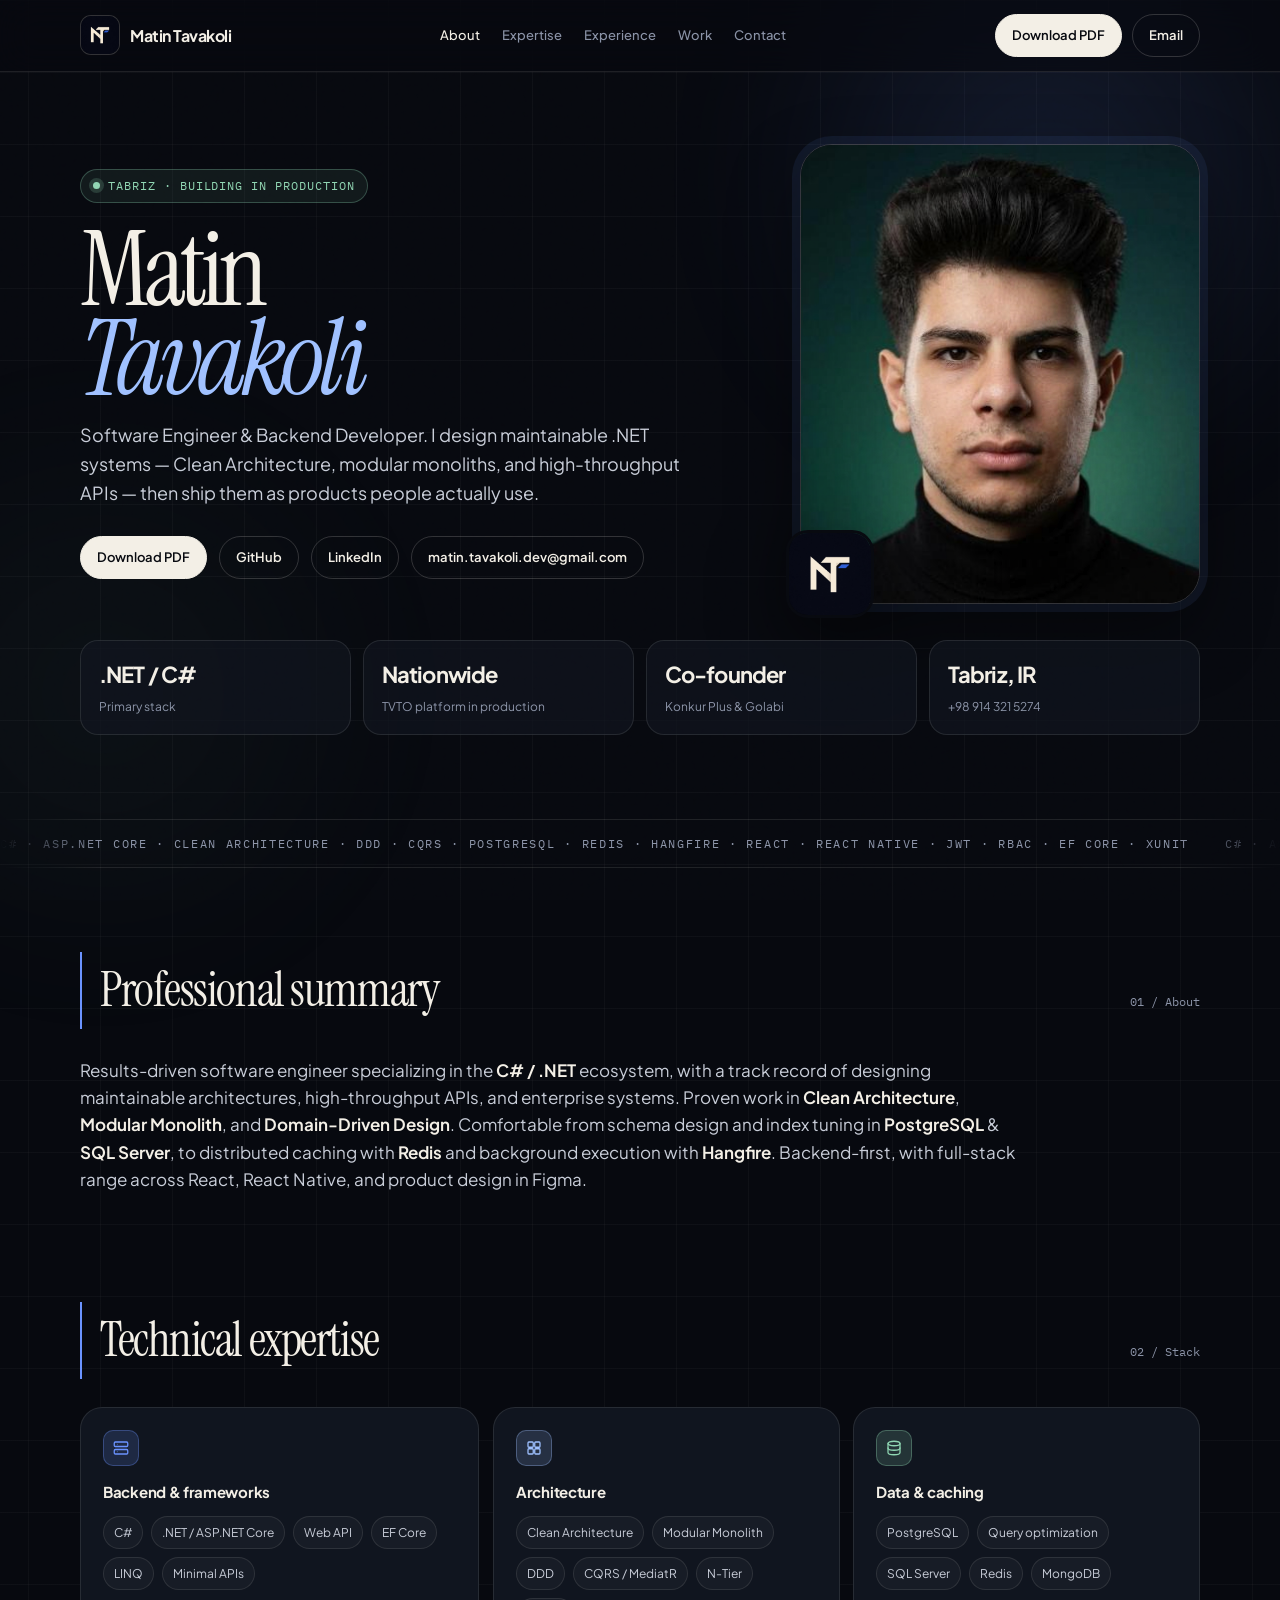
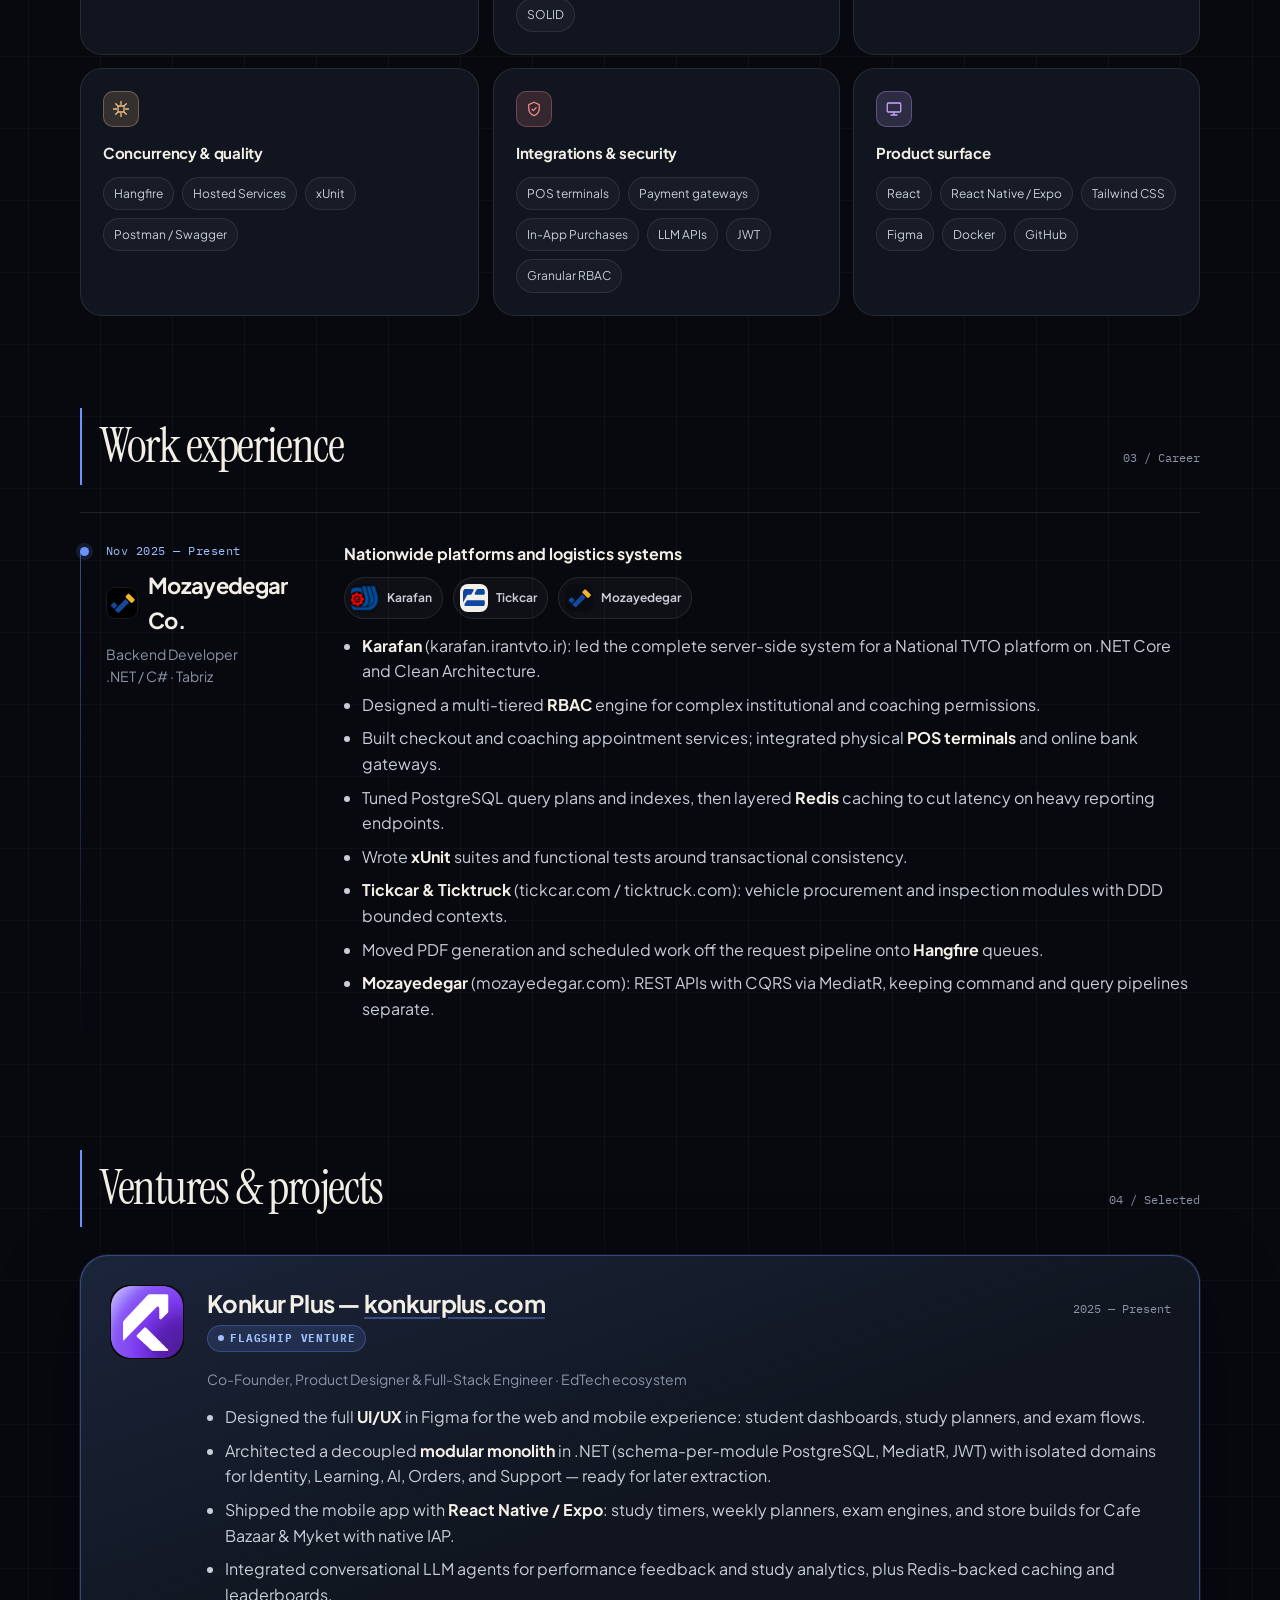
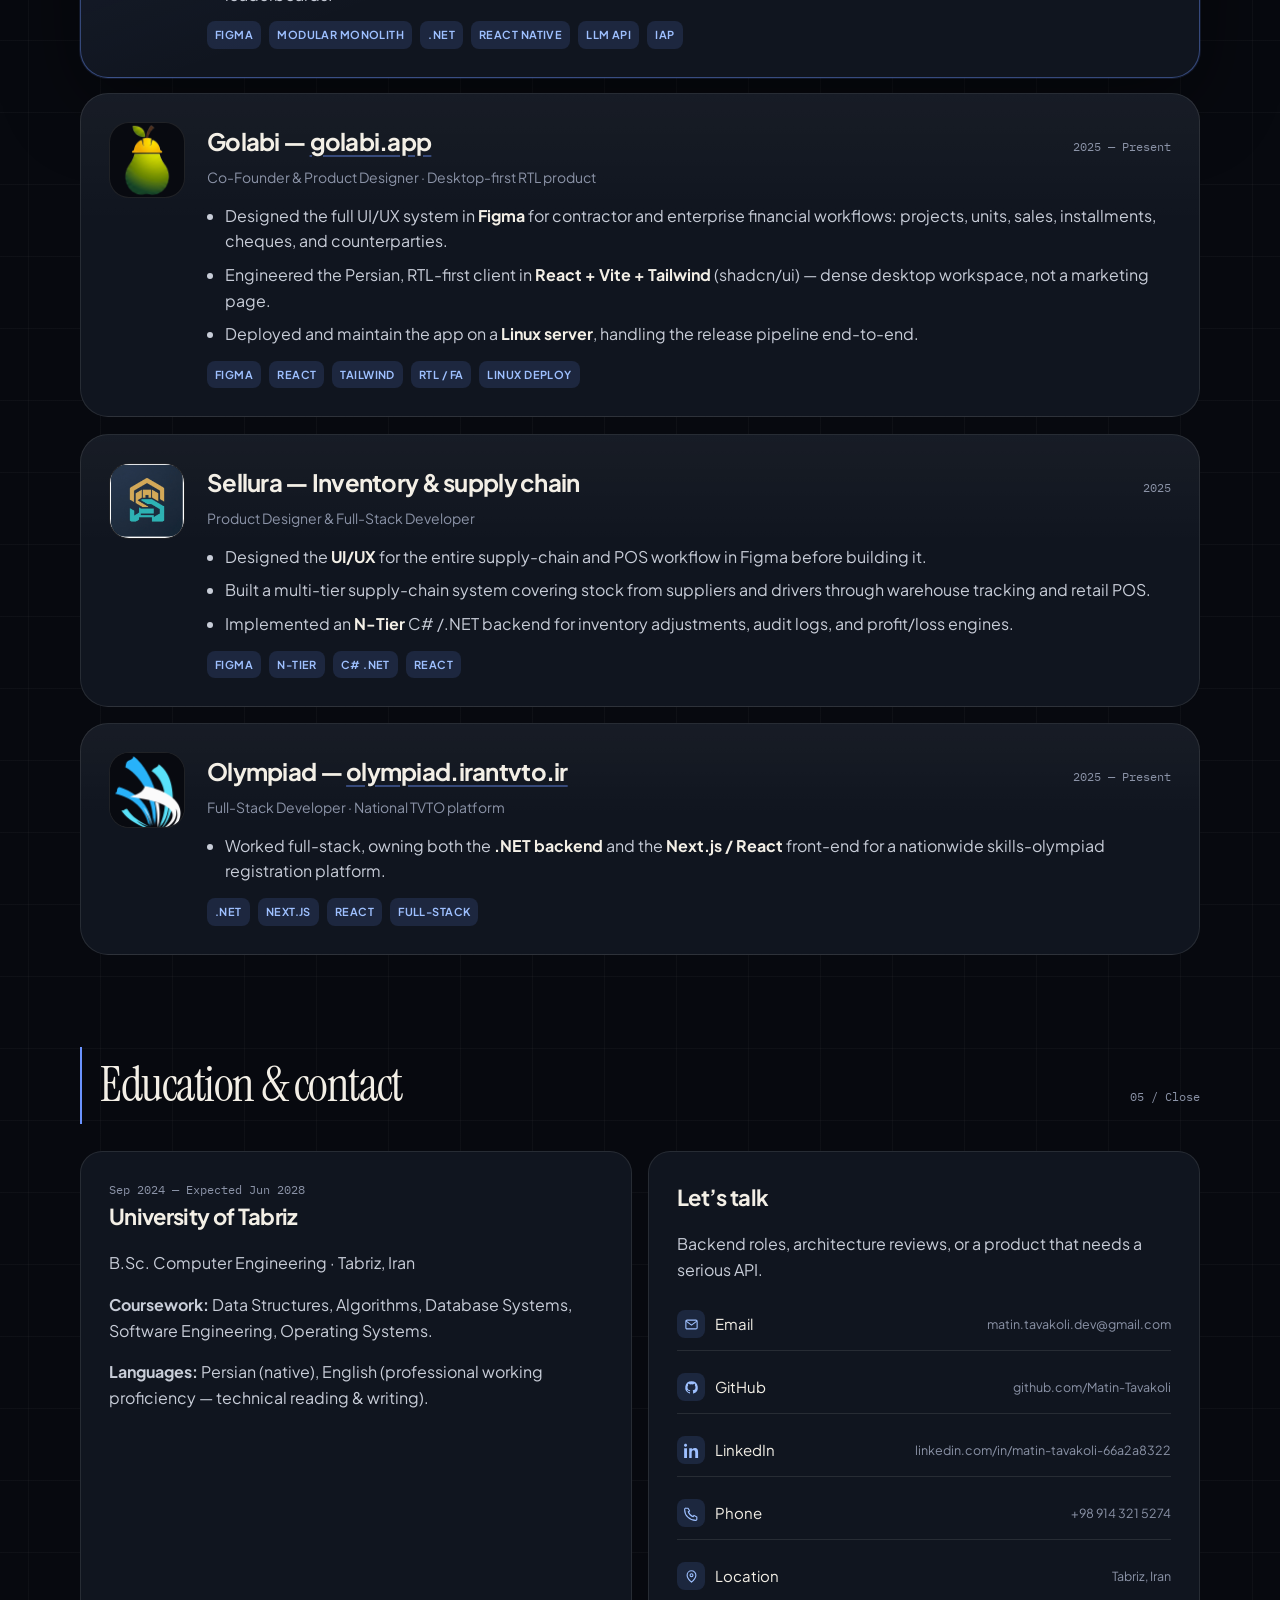
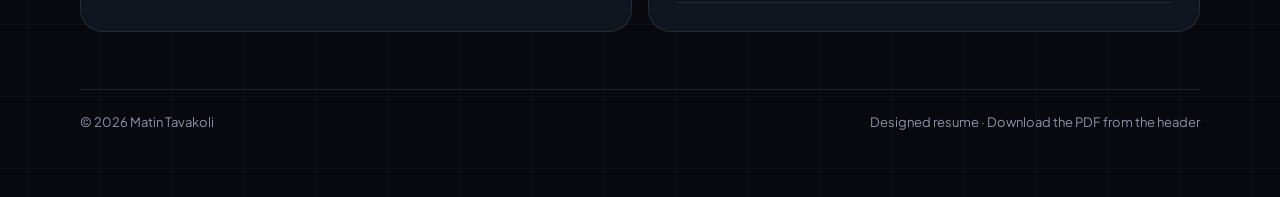
<file: index.html>
<!DOCTYPE html>
<html lang="en">
<head>
  <meta charset="UTF-8">
  <meta name="viewport" content="width=device-width, initial-scale=1">
  <title>Matin Tavakoli — Software Engineer</title>
  <meta name="description" content="Matin Tavakoli is a software engineer specializing in C# / .NET backends, Clean Architecture, and product-minded systems. Tabriz, Iran.">
  <meta name="theme-color" content="#07090f">
  <meta property="og:title" content="Matin Tavakoli — Software Engineer">
  <meta property="og:description" content="Backend developer (.NET / C#) building nationwide platforms, EdTech, and operational software.">
  <meta property="og:type" content="website">
  <meta property="og:url" content="https://matin-tavakoli.github.io/">
  <link rel="canonical" href="https://matin-tavakoli.github.io/">
  <meta property="og:image" content="https://matin-tavakoli.github.io/assets/photo.jpg">
  <link rel="icon" href="./favicon.svg" type="image/svg+xml">
  <link rel="apple-touch-icon" href="./assets/logo-mark.png">
  <link rel="preconnect" href="https://fonts.googleapis.com">
  <link rel="preconnect" href="https://fonts.gstatic.com" crossorigin>
  <link href="https://fonts.googleapis.com/css2?family=IBM+Plex+Mono:wght@400;500&family=Instrument+Serif:ital@0;1&family=Plus+Jakarta+Sans:wght@400;500;600;700;800&display=swap" rel="stylesheet">
  <link rel="stylesheet" href="./styles.css?v=4">
</head>
<body>
  <div class="grain" aria-hidden="true"></div>
  <div class="orb" aria-hidden="true"></div>
  <div class="orb orb-2" aria-hidden="true"></div>

  <header class="nav">
    <div class="wrap">
      <a class="brand" href="#top">
        <img class="brand-logo" src="./assets/logo-mark.png" width="40" height="40" alt="MT logo">
        Matin Tavakoli
      </a>
      <nav class="nav-links" aria-label="Primary">
        <a href="#about">About</a>
        <a href="#expertise">Expertise</a>
        <a href="#experience">Experience</a>
        <a href="#work">Work</a>
        <a href="#contact">Contact</a>
      </nav>
      <div class="nav-cta">
        <a class="btn btn-fill" href="./Matin-Tavakoli-Resume.pdf" download="Matin-Tavakoli-Resume.pdf">Download PDF</a>
        <a class="btn" href="mailto:matin.tavakoli.dev@gmail.com">Email</a>
        <button class="menu-btn" type="button" aria-label="Open menu" aria-expanded="false">☰</button>
      </div>
    </div>
  </header>

  <main id="top">
    <section class="hero wrap">
      <div class="hero-grid">
        <div class="hero-copy">
          <div class="kicker reveal">Tabriz · Building in production</div>
          <h1 class="reveal">Matin<br><em>Tavakoli</em></h1>
          <p class="lede reveal">
            Software Engineer &amp; Backend Developer. I design maintainable .NET systems —
            Clean Architecture, modular monoliths, and high-throughput APIs — then ship them
            as products people actually use.
          </p>
          <div class="hero-actions reveal">
            <a class="btn btn-fill" href="./Matin-Tavakoli-Resume.pdf" download="Matin-Tavakoli-Resume.pdf">Download PDF</a>
            <a class="btn" href="https://github.com/Matin-Tavakoli/" target="_blank" rel="noreferrer">GitHub</a>
            <a class="btn" href="https://www.linkedin.com/in/matin-tavakoli-66a2a8322" target="_blank" rel="noreferrer">LinkedIn</a>
            <a class="btn" href="mailto:matin.tavakoli.dev@gmail.com">matin.tavakoli.dev@gmail.com</a>
          </div>
        </div>
        <figure class="portrait reveal">
          <img class="portrait-photo" src="./assets/photo.jpg" width="460" height="460" alt="Portrait of Matin Tavakoli">
          <img class="portrait-mark" src="./assets/logo-mark.png" width="88" height="88" alt="">
        </figure>
      </div>
      <div class="meta-row">
        <div class="meta reveal"><b>.NET / C#</b><span>Primary stack</span></div>
        <div class="meta reveal"><b>Nationwide</b><span>TVTO platform in production</span></div>
        <div class="meta reveal"><b>Co-founder</b><span>Konkur Plus &amp; Golabi</span></div>
        <div class="meta reveal"><b>Tabriz, IR</b><span>+98 914 321 5274</span></div>
      </div>
    </section>

    <div class="marquee" aria-hidden="true">
      <div class="marquee-track">
        <span>C# · ASP.NET Core · Clean Architecture · DDD · CQRS · PostgreSQL · Redis · Hangfire · React · React Native · JWT · RBAC · EF Core · xUnit</span>
        <span>C# · ASP.NET Core · Clean Architecture · DDD · CQRS · PostgreSQL · Redis · Hangfire · React · React Native · JWT · RBAC · EF Core · xUnit</span>
      </div>
    </div>

    <section id="about">
      <div class="wrap">
        <div class="section-head">
          <h2>Professional summary</h2>
          <span class="idx">01 / About</span>
        </div>
        <p class="prose">
          Results-driven software engineer specializing in the <strong>C# / .NET</strong> ecosystem,
          with a track record of designing maintainable architectures, high-throughput APIs, and
          enterprise systems. Proven work in <strong>Clean Architecture</strong>,
          <strong>Modular Monolith</strong>, and <strong>Domain-Driven Design</strong>.
          Comfortable from schema design and index tuning in <strong>PostgreSQL</strong> &amp;
          <strong>SQL Server</strong>, to distributed caching with <strong>Redis</strong> and
          background execution with <strong>Hangfire</strong>. Backend-first, with full-stack
          range across React, React Native, and product design in Figma.
        </p>
      </div>
    </section>

    <section id="expertise">
      <div class="wrap">
        <div class="section-head">
          <h2>Technical expertise</h2>
          <span class="idx">02 / Stack</span>
        </div>
        <div class="skill-grid">
          <article class="skill-card">
            <div class="skill-icon" aria-hidden="true">
              <svg viewBox="0 0 24 24"><rect x="3" y="4" width="18" height="6" rx="1.5"/><rect x="3" y="14" width="18" height="6" rx="1.5"/><circle cx="7" cy="7" r=".6" fill="currentColor" stroke="none"/><circle cx="7" cy="17" r=".6" fill="currentColor" stroke="none"/></svg>
            </div>
            <h3>Backend &amp; frameworks</h3>
            <div class="chips">
              <span class="chip">C#</span>
              <span class="chip">.NET / ASP.NET Core</span>
              <span class="chip">Web API</span>
              <span class="chip">EF Core</span>
              <span class="chip">LINQ</span>
              <span class="chip">Minimal APIs</span>
            </div>
          </article>
          <article class="skill-card">
            <div class="skill-icon" aria-hidden="true">
              <svg viewBox="0 0 24 24"><rect x="4" y="4" width="7" height="7" rx="1.2"/><rect x="13" y="4" width="7" height="7" rx="1.2"/><rect x="4" y="13" width="7" height="7" rx="1.2"/><rect x="13" y="13" width="7" height="7" rx="1.2"/></svg>
            </div>
            <h3>Architecture</h3>
            <div class="chips">
              <span class="chip">Clean Architecture</span>
              <span class="chip">Modular Monolith</span>
              <span class="chip">DDD</span>
              <span class="chip">CQRS / MediatR</span>
              <span class="chip">N-Tier</span>
              <span class="chip">SOLID</span>
            </div>
          </article>
          <article class="skill-card">
            <div class="skill-icon" aria-hidden="true">
              <svg viewBox="0 0 24 24"><ellipse cx="12" cy="6" rx="8" ry="3"/><path d="M4 6v6c0 1.66 3.58 3 8 3s8-1.34 8-3V6"/><path d="M4 12v6c0 1.66 3.58 3 8 3s8-1.34 8-3v-6"/></svg>
            </div>
            <h3>Data &amp; caching</h3>
            <div class="chips">
              <span class="chip">PostgreSQL</span>
              <span class="chip">Query optimization</span>
              <span class="chip">SQL Server</span>
              <span class="chip">Redis</span>
              <span class="chip">MongoDB</span>
            </div>
          </article>
          <article class="skill-card">
            <div class="skill-icon" aria-hidden="true">
              <svg viewBox="0 0 24 24"><rect x="8" y="8" width="8" height="8" rx="1.2"/><path d="M12 2v4M12 18v4M2 12h4M18 12h4M4.9 4.9l2.8 2.8M16.3 16.3l2.8 2.8M4.9 19.1l2.8-2.8M16.3 7.7l2.8-2.8"/></svg>
            </div>
            <h3>Concurrency &amp; quality</h3>
            <div class="chips">
              <span class="chip">Hangfire</span>
              <span class="chip">Hosted Services</span>
              <span class="chip">xUnit</span>
              <span class="chip">Postman / Swagger</span>
            </div>
          </article>
          <article class="skill-card">
            <div class="skill-icon" aria-hidden="true">
              <svg viewBox="0 0 24 24"><path d="M12 3l7 3.2v5.4c0 4.6-3 7.6-7 9.2-4-1.6-7-4.6-7-9.2V6.2L12 3Z"/><path d="M9.2 12.2l2 2 3.6-4"/></svg>
            </div>
            <h3>Integrations &amp; security</h3>
            <div class="chips">
              <span class="chip">POS terminals</span>
              <span class="chip">Payment gateways</span>
              <span class="chip">In-App Purchases</span>
              <span class="chip">LLM APIs</span>
              <span class="chip">JWT</span>
              <span class="chip">Granular RBAC</span>
            </div>
          </article>
          <article class="skill-card">
            <div class="skill-icon" aria-hidden="true">
              <svg viewBox="0 0 24 24"><rect x="3" y="4" width="18" height="12" rx="1.5"/><path d="M8 20h8M12 16v4"/></svg>
            </div>
            <h3>Product surface</h3>
            <div class="chips">
              <span class="chip">React</span>
              <span class="chip">React Native / Expo</span>
              <span class="chip">Tailwind CSS</span>
              <span class="chip">Figma</span>
              <span class="chip">Docker</span>
              <span class="chip">GitHub</span>
            </div>
          </article>
        </div>
      </div>
    </section>

    <section id="experience">
      <div class="wrap">
        <div class="section-head">
          <h2>Work experience</h2>
          <span class="idx">03 / Career</span>
        </div>
        <article class="job">
          <div class="job-meta">
            <div class="when">Nov 2025 — Present</div>
            <h3><img class="co-logo" src="./assets/projects/mozayedegar-icon.png" width="32" height="32" alt=""> Mozayedegar Co.</h3>
            <p>Backend Developer<br>.NET / C# · Tabriz</p>
          </div>
          <div class="job-body">
            <h4>Nationwide platforms and logistics systems</h4>
            <div class="shipped">
              <a href="https://karafan.irantvto.ir" target="_blank" rel="noreferrer">
                <img src="./assets/projects/karafan-icon.png" alt=""> Karafan
              </a>
              <a href="https://tickcar.com" target="_blank" rel="noreferrer">
                <img class="pad" src="./assets/projects/tickcar-mark.svg" alt=""> Tickcar
              </a>
              <a href="https://mozayedegar.com" target="_blank" rel="noreferrer">
                <img src="./assets/projects/mozayedegar-icon.png" alt=""> Mozayedegar
              </a>
            </div>
            <ul>
              <li><strong>Karafan</strong> (<a href="https://karafan.irantvto.ir" target="_blank" rel="noreferrer">karafan.irantvto.ir</a>): led the complete server-side system for a National TVTO platform on .NET Core and Clean Architecture.</li>
              <li>Designed a multi-tiered <strong>RBAC</strong> engine for complex institutional and coaching permissions.</li>
              <li>Built checkout and coaching appointment services; integrated physical <strong>POS terminals</strong> and online bank gateways.</li>
              <li>Tuned PostgreSQL query plans and indexes, then layered <strong>Redis</strong> caching to cut latency on heavy reporting endpoints.</li>
              <li>Wrote <strong>xUnit</strong> suites and functional tests around transactional consistency.</li>
              <li><strong>Tickcar &amp; Ticktruck</strong> (<a href="https://tickcar.com" target="_blank" rel="noreferrer">tickcar.com</a> / <a href="https://ticktruck.com" target="_blank" rel="noreferrer">ticktruck.com</a>): vehicle procurement and inspection modules with DDD bounded contexts.</li>
              <li>Moved PDF generation and scheduled work off the request pipeline onto <strong>Hangfire</strong> queues.</li>
              <li><strong>Mozayedegar</strong> (<a href="https://mozayedegar.com" target="_blank" rel="noreferrer">mozayedegar.com</a>): REST APIs with CQRS via MediatR, keeping command and query pipelines separate.</li>
            </ul>
          </div>
        </article>
      </div>
    </section>

    <section id="work">
      <div class="wrap">
        <div class="section-head">
          <h2>Ventures &amp; projects</h2>
          <span class="idx">04 / Selected</span>
        </div>
        <div class="projects">
          <article class="card featured">
            <div class="brand-mark">
              <img src="./assets/projects/konkurplus-mark.png" width="76" height="76" alt="Konkur Plus logo">
            </div>
            <div>
              <div class="card-top">
                <h3>Konkur Plus — <a href="https://konkurplus.com" target="_blank" rel="noreferrer">konkurplus.com</a></h3>
                <span class="when-sm">2025 — Present</span>
              </div>
              <span class="flagship">Flagship venture</span>
              <p class="role">Co-Founder, Product Designer &amp; Full-Stack Engineer · EdTech ecosystem</p>
              <ul>
                <li>Designed the full <strong>UI/UX</strong> in Figma for the web and mobile experience: student dashboards, study planners, and exam flows.</li>
                <li>Architected a decoupled <strong>modular monolith</strong> in .NET (schema-per-module PostgreSQL, MediatR, JWT) with isolated domains for Identity, Learning, AI, Orders, and Support — ready for later extraction.</li>
                <li>Shipped the mobile app with <strong>React Native / Expo</strong>: study timers, weekly planners, exam engines, and store builds for Cafe Bazaar &amp; Myket with native IAP.</li>
                <li>Integrated conversational LLM agents for performance feedback and study analytics, plus Redis-backed caching and leaderboards.</li>
              </ul>
              <div class="tags">
                <span class="tag">Figma</span>
                <span class="tag">Modular Monolith</span>
                <span class="tag">.NET</span>
                <span class="tag">React Native</span>
                <span class="tag">LLM API</span>
                <span class="tag">IAP</span>
              </div>
            </div>
          </article>

          <article class="card">
            <div class="brand-mark">
              <img src="./assets/projects/golabi-mark.png" width="76" height="76" alt="Golabi logo">
            </div>
            <div>
              <div class="card-top">
                <h3>Golabi — <a href="https://golabi.app" target="_blank" rel="noreferrer">golabi.app</a></h3>
                <span class="when-sm">2025 — Present</span>
              </div>
              <p class="role">Co-Founder &amp; Product Designer · Desktop-first RTL product</p>
              <ul>
                <li>Designed the full UI/UX system in <strong>Figma</strong> for contractor and enterprise financial workflows: projects, units, sales, installments, cheques, and counterparties.</li>
                <li>Engineered the Persian, RTL-first client in <strong>React + Vite + Tailwind</strong> (shadcn/ui) — dense desktop workspace, not a marketing page.</li>
                <li>Deployed and maintain the app on a <strong>Linux server</strong>, handling the release pipeline end-to-end.</li>
              </ul>
              <div class="tags">
                <span class="tag">Figma</span>
                <span class="tag">React</span>
                <span class="tag">Tailwind</span>
                <span class="tag">RTL / FA</span>
                <span class="tag">Linux Deploy</span>
              </div>
            </div>
          </article>

          <article class="card">
            <div class="brand-mark">
              <img src="./assets/projects/sellura.png" width="76" height="76" alt="Sellura logo">
            </div>
            <div>
              <div class="card-top">
                <h3>Sellura — Inventory &amp; supply chain</h3>
                <span class="when-sm">2025</span>
              </div>
              <p class="role">Product Designer &amp; Full-Stack Developer</p>
              <ul>
                <li>Designed the <strong>UI/UX</strong> for the entire supply-chain and POS workflow in Figma before building it.</li>
                <li>Built a multi-tier supply-chain system covering stock from suppliers and drivers through warehouse tracking and retail POS.</li>
                <li>Implemented an <strong>N-Tier</strong> C# /.NET backend for inventory adjustments, audit logs, and profit/loss engines.</li>
              </ul>
              <div class="tags">
                <span class="tag">Figma</span>
                <span class="tag">N-Tier</span>
                <span class="tag">C# .NET</span>
                <span class="tag">React</span>
              </div>
            </div>
          </article>

          <article class="card">
            <div class="brand-mark">
              <img src="./assets/projects/olympiad-mark.png" width="76" height="76" alt="Olympiad logo">
            </div>
            <div>
              <div class="card-top">
                <h3>Olympiad — <a href="https://olympiad.irantvto.ir/" target="_blank" rel="noreferrer">olympiad.irantvto.ir</a></h3>
                <span class="when-sm">2025 — Present</span>
              </div>
              <p class="role">Full-Stack Developer · National TVTO platform</p>
              <ul>
                <li>Worked full-stack, owning both the <strong>.NET backend</strong> and the <strong>Next.js / React</strong> front-end for a nationwide skills-olympiad registration platform.</li>
              </ul>
              <div class="tags">
                <span class="tag">.NET</span>
                <span class="tag">Next.js</span>
                <span class="tag">React</span>
                <span class="tag">Full-Stack</span>
              </div>
            </div>
          </article>
        </div>
      </div>
    </section>

    <section id="contact">
      <div class="wrap">
        <div class="section-head">
          <h2>Education &amp; contact</h2>
          <span class="idx">05 / Close</span>
        </div>
        <div class="split">
          <article class="panel">
            <div class="when-sm">Sep 2024 — Expected Jun 2028</div>
            <h3>University of Tabriz</h3>
            <p>B.Sc. Computer Engineering · Tabriz, Iran</p>
            <p><strong>Coursework:</strong> Data Structures, Algorithms, Database Systems, Software Engineering, Operating Systems.</p>
            <p><strong>Languages:</strong> Persian (native), English (professional working proficiency — technical reading &amp; writing).</p>
          </article>
          <article class="panel">
            <h3>Let’s talk</h3>
            <p>Backend roles, architecture reviews, or a product that needs a serious API.</p>
            <div class="contact-list">
              <a href="mailto:matin.tavakoli.dev@gmail.com">
                <span class="label">
                  <span class="ico" aria-hidden="true">
                    <svg viewBox="0 0 24 24" fill="none" stroke="currentColor" stroke-width="1.8" stroke-linecap="round" stroke-linejoin="round"><rect x="3" y="5" width="18" height="14" rx="2"/><path d="m4 7 8 6 8-6"/></svg>
                  </span>
                  Email
                </span>
                <small>matin.tavakoli.dev@gmail.com</small>
              </a>
              <a href="https://github.com/Matin-Tavakoli/" target="_blank" rel="noreferrer">
                <span class="label">
                  <span class="ico" aria-hidden="true">
                    <svg viewBox="0 0 24 24" fill="currentColor"><path d="M12 2a10 10 0 0 0-3.16 19.49c.5.09.68-.22.68-.48v-1.7c-2.78.6-3.37-1.34-3.37-1.34-.46-1.16-1.11-1.47-1.11-1.47-.9-.62.07-.6.07-.6 1 .07 1.53 1.03 1.53 1.03.89 1.52 2.34 1.08 2.91.83.09-.65.35-1.08.63-1.33-2.22-.25-4.56-1.11-4.56-4.93 0-1.09.39-1.98 1.03-2.68-.1-.25-.45-1.27.1-2.64 0 0 .84-.27 2.75 1.03a9.56 9.56 0 0 1 5 0c1.91-1.3 2.75-1.03 2.75-1.03.55 1.37.2 2.39.1 2.64.64.7 1.03 1.59 1.03 2.68 0 3.83-2.34 4.68-4.57 4.93.36.31.68.92.68 1.85v2.75c0 .26.18.57.69.48A10 10 0 0 0 12 2Z"/></svg>
                  </span>
                  GitHub
                </span>
                <small>github.com/Matin-Tavakoli</small>
              </a>
              <a href="https://www.linkedin.com/in/matin-tavakoli-66a2a8322" target="_blank" rel="noreferrer">
                <span class="label">
                  <span class="ico" aria-hidden="true">
                    <svg viewBox="0 0 24 24" fill="currentColor"><path d="M4.98 3.5C4.98 4.88 3.86 6 2.5 6S0 4.88 0 3.5 1.12 1 2.5 1s2.48 1.12 2.48 2.5zM.22 8.25h4.56V24H.22V8.25zM8.34 8.25h4.37v2.14h.06c.61-1.16 2.1-2.38 4.32-2.38 4.62 0 5.47 3.04 5.47 7v8.99h-4.56v-8c0-1.9-.03-4.35-2.65-4.35-2.65 0-3.06 2.07-3.06 4.21V24H8.34V8.25z"/></svg>
                  </span>
                  LinkedIn
                </span>
                <small>linkedin.com/in/matin-tavakoli-66a2a8322</small>
              </a>
              <span>
                <span class="label">
                  <span class="ico" aria-hidden="true">
                    <svg viewBox="0 0 24 24" fill="none" stroke="currentColor" stroke-width="1.8" stroke-linecap="round" stroke-linejoin="round"><path d="M6.5 3.5 9 8l-2.2 1.3a13 13 0 0 0 7.9 7.9L16 15l4.5 2.5v3A2 2 0 0 1 18.6 23 17.6 17.6 0 0 1 1 5.4 2 2 0 0 1 3.5 3.5h3Z"/></svg>
                  </span>
                  Phone
                </span>
                <small>+98 914 321 5274</small>
              </span>
              <span>
                <span class="label">
                  <span class="ico" aria-hidden="true">
                    <svg viewBox="0 0 24 24" fill="none" stroke="currentColor" stroke-width="1.8" stroke-linecap="round" stroke-linejoin="round"><path d="M12 21s7-6.2 7-11.2a7 7 0 1 0-14 0C5 14.8 12 21 12 21Z"/><circle cx="12" cy="9.8" r="2.3"/></svg>
                  </span>
                  Location
                </span>
                <small>Tabriz, Iran</small>
              </span>
            </div>
          </article>
        </div>
      </div>
    </section>
  </main>

  <footer>
    <div class="wrap foot">
      <span>© <span id="year">2026</span> Matin Tavakoli</span>
      <span>Designed resume · Download the PDF from the header</span>
    </div>
  </footer>
  <script src="./app.js?v=4"></script>
</body>
</html>
</file>
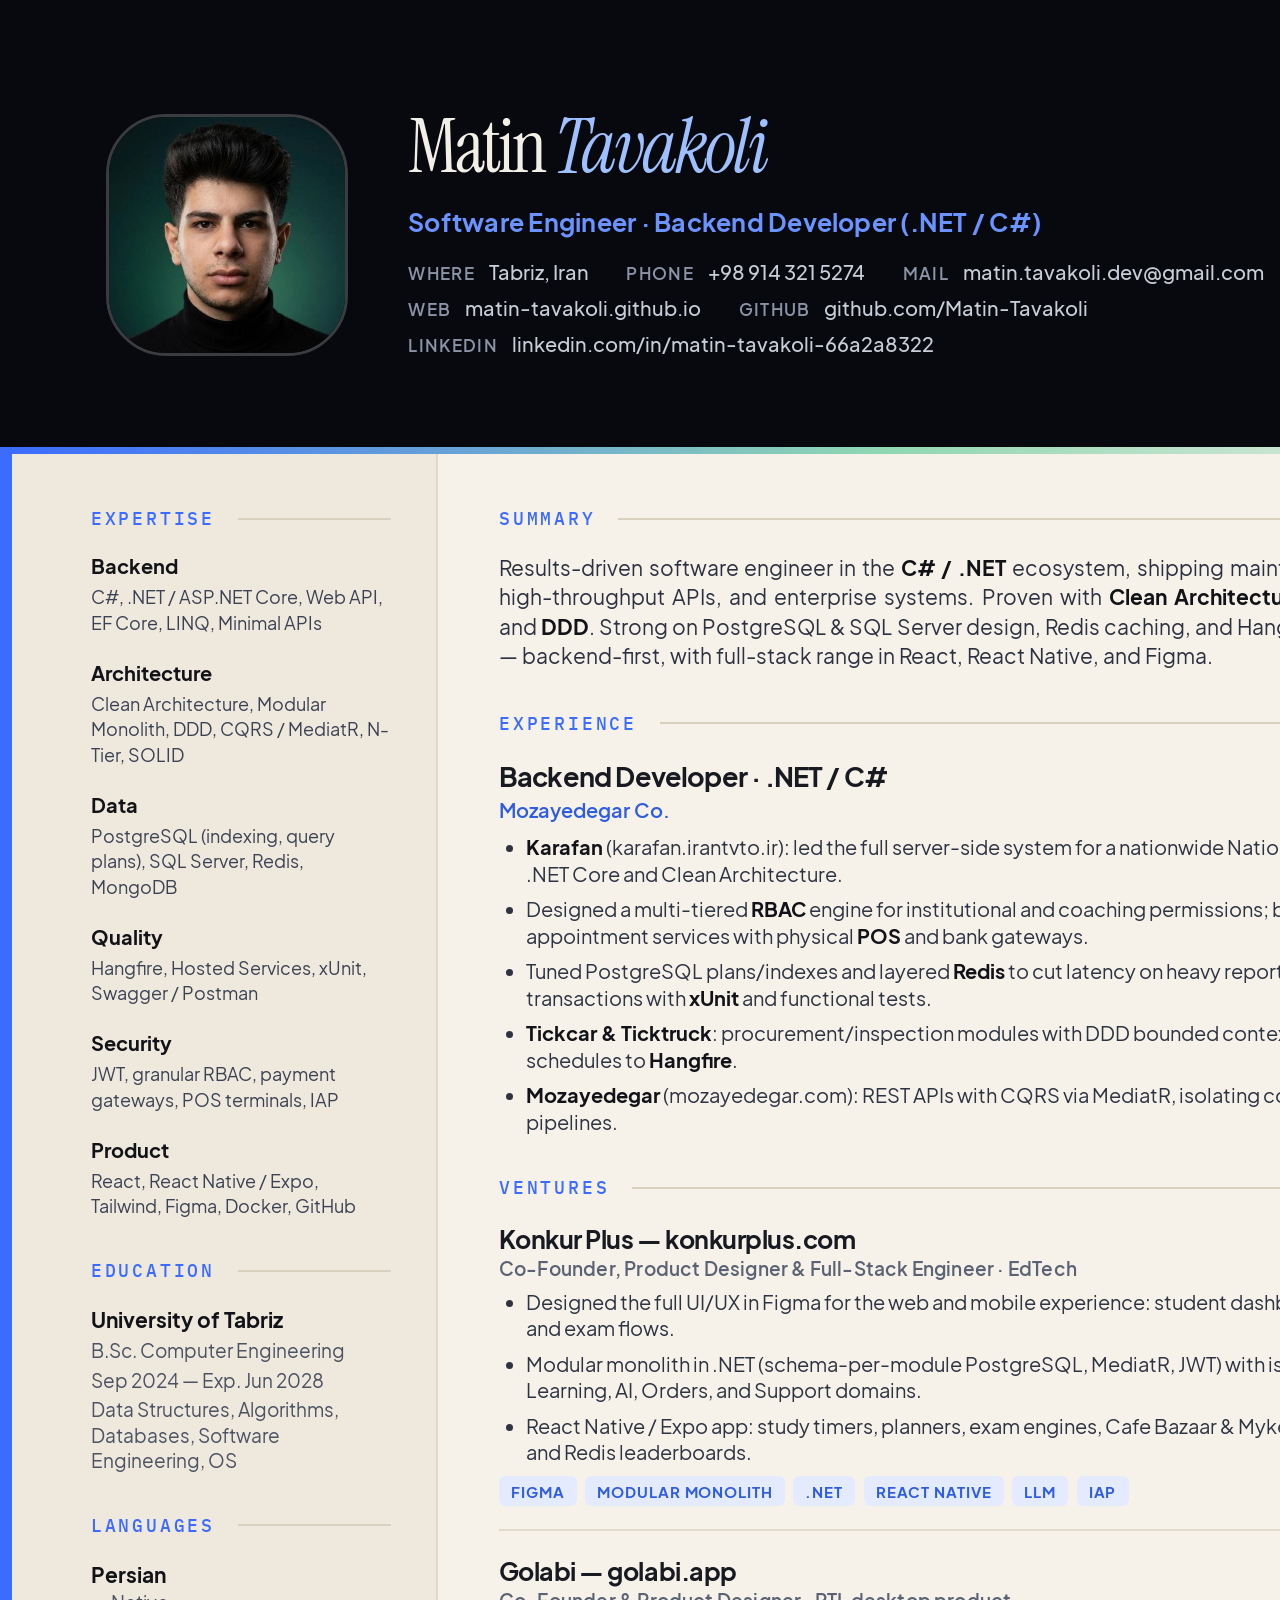
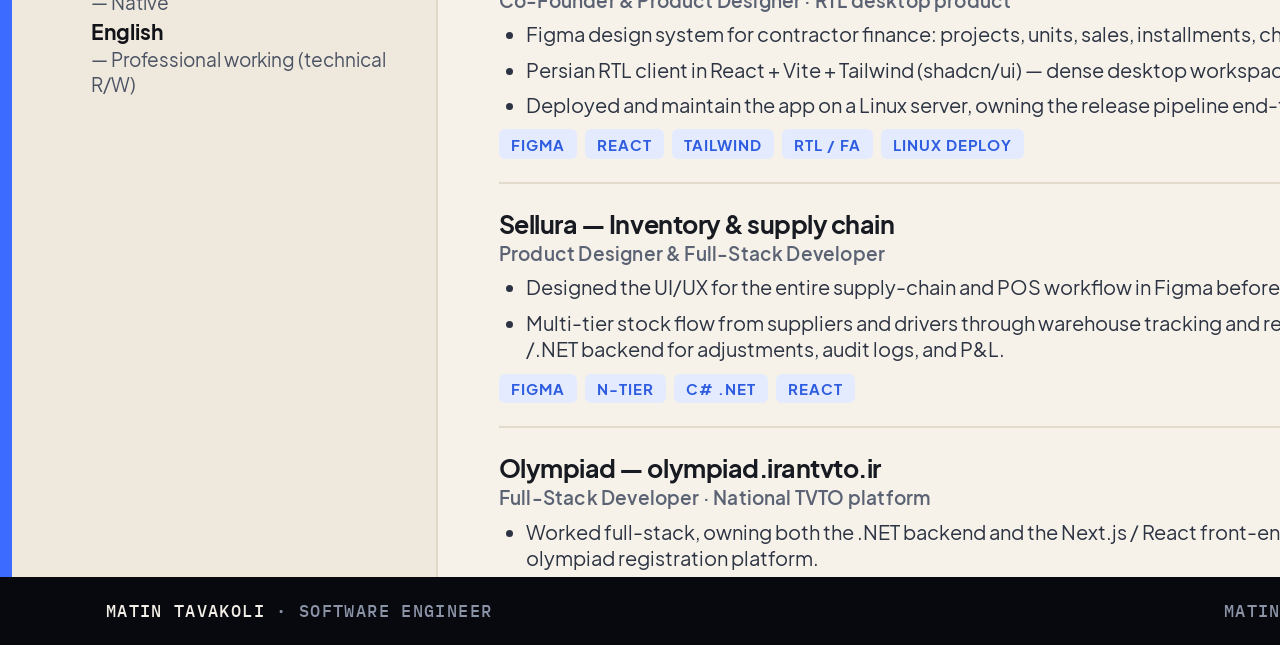
<file: pdf.html>
<!DOCTYPE html>
<html lang="en">
<head>
  <meta charset="UTF-8">
  <title>Matin Tavakoli — Resume</title>
  <style>
    @font-face {
      font-family: "Plus Jakarta Sans";
      src: url("./assets/fonts/PlusJakartaSans-Regular.ttf") format("truetype");
      font-weight: 400;
      font-style: normal;
    }
    @font-face {
      font-family: "Plus Jakarta Sans";
      src: url("./assets/fonts/PlusJakartaSans-Medium.ttf") format("truetype");
      font-weight: 500;
      font-style: normal;
    }
    @font-face {
      font-family: "Plus Jakarta Sans";
      src: url("./assets/fonts/PlusJakartaSans-SemiBold.ttf") format("truetype");
      font-weight: 600;
      font-style: normal;
    }
    @font-face {
      font-family: "Plus Jakarta Sans";
      src: url("./assets/fonts/PlusJakartaSans-Bold.ttf") format("truetype");
      font-weight: 700;
      font-style: normal;
    }
    @font-face {
      font-family: "Instrument Serif";
      src: url("./assets/fonts/InstrumentSerif-Regular.ttf") format("truetype");
      font-weight: 400;
      font-style: normal;
    }
    @font-face {
      font-family: "Instrument Serif";
      src: url("./assets/fonts/InstrumentSerif-Italic.ttf") format("truetype");
      font-weight: 400;
      font-style: italic;
    }
    @font-face {
      font-family: "IBM Plex Mono";
      src: url("./assets/fonts/IBMPlexMono-Medium.ttf") format("truetype");
      font-weight: 500;
      font-style: normal;
    }
    @page { size: A4; margin: 0; }
    @media screen {
      html { zoom: 2; }
    }
    * { box-sizing: border-box; -webkit-print-color-adjust: exact; print-color-adjust: exact; }
    html, body {
      margin: 0;
      padding: 0;
      background: #fff;
      color: #171a21;
      font-family: "Plus Jakarta Sans", "Segoe UI", sans-serif;
    }
    .sheet {
      width: 210mm;
      height: 297mm;
      overflow: hidden;
      background: #f6f2ea;
      position: relative;
    }
    .sheet::before {
      content: "";
      position: absolute;
      left: 0; top: 0; bottom: 0;
      width: 6px;
      background: #3b6bff;
    }

    /* HEADER */
    .mast {
      background: #07090f;
      color: #f3efe6;
      padding: 15mm 12mm 13mm 14mm;
      display: grid;
      grid-template-columns: 32mm 1fr 22mm;
      gap: 8mm;
      align-items: center;
      position: relative;
    }
    .mast::after {
      content: "";
      position: absolute;
      left: 0; right: 0; bottom: 0;
      height: 3.5px;
      background: linear-gradient(90deg, #3b6bff, #8fd6b2 55%, #f3efe6);
    }
    .photo-wrap {
      position: relative;
      width: 32mm;
      height: 32mm;
    }
    .photo-wrap img.photo {
      width: 32mm;
      height: 32mm;
      object-fit: cover;
      object-position: center 18%;
      border-radius: 8mm;
      border: 1.5px solid rgba(243,239,230,.22);
    }
    .identity h1 {
      margin: 0;
      font-family: "Instrument Serif", Georgia, serif;
      font-size: 28pt;
      font-weight: 400;
      letter-spacing: -0.04em;
      line-height: 0.9;
    }
    .identity h1 em {
      font-style: italic;
      color: #9ec0ff;
    }
    .role {
      margin: 3.5mm 0 3mm;
      color: #6b93ff;
      font-weight: 700;
      font-size: 9.2pt;
      letter-spacing: 0.01em;
    }
    .contacts {
      display: flex;
      flex-wrap: wrap;
      gap: 1.6mm 5mm;
      color: #c8cdd8;
      font-size: 7.4pt;
      font-weight: 500;
    }
    .contacts span { white-space: nowrap; }
    .contacts b { color: #8b93a7; font-weight: 600; margin-right: 1.4mm; font-size: 6.4pt; letter-spacing: .08em; text-transform: uppercase; }
    .mark {
      width: 18mm;
      height: 18mm;
      border-radius: 5mm;
      object-fit: cover;
      justify-self: end;
      border: 1px solid rgba(107,147,255,.35);
    }

    /* BODY */
    .body {
      display: grid;
      grid-template-columns: 58mm 1fr;
      min-height: calc(297mm - 60mm);
    }
    .rail {
      background: #efe9dd;
      padding: 7mm 6mm 10mm 12mm;
      border-right: 1px solid #e0d8c8;
    }
    .main {
      padding: 7mm 11mm 10mm 8mm;
    }
    .h {
      display: flex;
      align-items: center;
      gap: 3mm;
      margin: 0 0 3.2mm;
      font-family: "IBM Plex Mono", monospace;
      font-size: 6.6pt;
      font-weight: 500;
      letter-spacing: 0.16em;
      text-transform: uppercase;
      color: #3b6bff;
    }
    .h::after {
      content: "";
      flex: 1;
      height: 1px;
      background: #d9d0bf;
    }
    .block { margin-bottom: 5.4mm; }
    .summary {
      font-size: 7.7pt;
      line-height: 1.42;
      color: #2b3140;
      text-align: justify;
      margin: 0;
    }
    .summary strong { color: #111318; }

    .skill {
      margin-bottom: 3.4mm;
    }
    .skill b {
      display: block;
      font-size: 7.4pt;
      margin-bottom: 0.8mm;
      color: #111318;
    }
    .skill p {
      margin: 0;
      font-size: 6.9pt;
      line-height: 1.38;
      color: #3a4254;
    }

    .edu b, .lang b { font-size: 8pt; display: block; color: #111318; }
    .edu span, .lang p { display: block; font-size: 7pt; color: #4a5263; line-height: 1.35; margin-top: 0.6mm; }
    .lang p { margin: 0.4mm 0 0; }

    .job-head {
      display: flex;
      justify-content: space-between;
      align-items: baseline;
      gap: 4mm;
    }
    .job-head h2 {
      margin: 0;
      font-size: 10.2pt;
      letter-spacing: -0.03em;
    }
    .when {
      font-family: "IBM Plex Mono", monospace;
      font-size: 6.6pt;
      color: #3b6bff;
      font-weight: 500;
      white-space: nowrap;
    }
    .co {
      display: flex;
      justify-content: space-between;
      font-size: 7.6pt;
      color: #4a5263;
      font-weight: 600;
      margin: 0.6mm 0 1.6mm;
    }
    .co em { color: #2f5de0; font-style: normal; }
    ul {
      margin: 0;
      padding-left: 3.6mm;
    }
    li {
      font-size: 7.35pt;
      line-height: 1.36;
      color: #2c3342;
      margin-bottom: 1.15mm;
    }
    li strong { color: #111318; }
    a { color: #2f5de0; text-decoration: none; }

    .proj {
      margin-bottom: 3.4mm;
      padding-bottom: 3mm;
      border-bottom: 1px solid #e2dacb;
    }
    .proj:last-child { border-bottom: 0; margin-bottom: 0; padding-bottom: 0; }
    .proj-top {
      display: flex;
      justify-content: space-between;
      align-items: baseline;
      gap: 3mm;
    }
    .proj h3 {
      margin: 0;
      font-size: 9.2pt;
      letter-spacing: -0.02em;
    }
    .proj .role {
      margin: 0.4mm 0 1.2mm;
      color: #5a6273;
      font-size: 7pt;
      font-weight: 600;
    }
    .tags { display: flex; flex-wrap: wrap; gap: 1.1mm; margin-top: 1.4mm; }
    .tag {
      font-size: 5.8pt;
      font-weight: 700;
      letter-spacing: 0.06em;
      text-transform: uppercase;
      color: #2f5de0;
      background: #e4ebff;
      border-radius: 3px;
      padding: 0.7mm 1.6mm;
    }

    .foot {
      position: absolute;
      left: 0; right: 0; bottom: 0;
      height: 9mm;
      display: flex;
      align-items: center;
      justify-content: space-between;
      padding: 0 12mm 0 14mm;
      background: #07090f;
      color: #8b93a7;
      font-size: 6.4pt;
      letter-spacing: 0.08em;
      text-transform: uppercase;
      font-family: "IBM Plex Mono", monospace;
    }
    .foot b { color: #f3efe6; font-weight: 500; }
  </style>
</head>
<body>
  <div class="sheet">
    <header class="mast">
      <div class="photo-wrap">
        <img class="photo" src="./assets/photo.jpg" alt="Matin Tavakoli">
      </div>
      <div class="identity">
        <h1>Matin <em>Tavakoli</em></h1>
        <div class="role">Software Engineer · Backend Developer (.NET / C#)</div>
        <div class="contacts">
          <span><b>Where</b> Tabriz, Iran</span>
          <span><b>Phone</b> +98 914 321 5274</span>
          <span><b>Mail</b> matin.tavakoli.dev@gmail.com</span>
          <span><b>Web</b> matin-tavakoli.github.io</span>
          <span><b>GitHub</b> github.com/Matin-Tavakoli</span>
          <span><b>LinkedIn</b> linkedin.com/in/matin-tavakoli-66a2a8322</span>
        </div>
      </div>
      <img class="mark" src="./assets/logo-mark.png" alt="MT">
    </header>

    <div class="body">
      <aside class="rail">
        <div class="block">
          <div class="h">Expertise</div>
          <div class="skill"><b>Backend</b><p>C#, .NET / ASP.NET Core, Web API, EF Core, LINQ, Minimal APIs</p></div>
          <div class="skill"><b>Architecture</b><p>Clean Architecture, Modular Monolith, DDD, CQRS / MediatR, N-Tier, SOLID</p></div>
          <div class="skill"><b>Data</b><p>PostgreSQL (indexing, query plans), SQL Server, Redis, MongoDB</p></div>
          <div class="skill"><b>Quality</b><p>Hangfire, Hosted Services, xUnit, Swagger / Postman</p></div>
          <div class="skill"><b>Security</b><p>JWT, granular RBAC, payment gateways, POS terminals, IAP</p></div>
          <div class="skill"><b>Product</b><p>React, React Native / Expo, Tailwind, Figma, Docker, GitHub</p></div>
        </div>
        <div class="block edu">
          <div class="h">Education</div>
          <b>University of Tabriz</b>
          <span>B.Sc. Computer Engineering</span>
          <span>Sep 2024 — Exp. Jun 2028</span>
          <span>Data Structures, Algorithms, Databases, Software Engineering, OS</span>
        </div>
        <div class="block lang">
          <div class="h">Languages</div>
          <p><b>Persian</b> — Native</p>
          <p><b>English</b> — Professional working (technical R/W)</p>
        </div>
      </aside>

      <main class="main">
        <div class="block">
          <div class="h">Summary</div>
          <p class="summary">
            Results-driven software engineer in the <strong>C# / .NET</strong> ecosystem, shipping maintainable architectures, high-throughput APIs, and enterprise systems. Proven with <strong>Clean Architecture</strong>, <strong>Modular Monolith</strong>, and <strong>DDD</strong>. Strong on PostgreSQL &amp; SQL Server design, Redis caching, and Hangfire background work — backend-first, with full-stack range in React, React Native, and Figma.
          </p>
        </div>

        <div class="block">
          <div class="h">Experience</div>
          <div class="job-head">
            <h2>Backend Developer · .NET / C#</h2>
            <span class="when">Nov 2025 — Present</span>
          </div>
          <div class="co"><em>Mozayedegar Co.</em><span>Tabriz, Iran</span></div>
          <ul>
            <li><strong>Karafan</strong> (karafan.irantvto.ir): led the full server-side system for a nationwide National TVTO platform on .NET Core and Clean Architecture.</li>
            <li>Designed a multi-tiered <strong>RBAC</strong> engine for institutional and coaching permissions; built checkout and appointment services with physical <strong>POS</strong> and bank gateways.</li>
            <li>Tuned PostgreSQL plans/indexes and layered <strong>Redis</strong> to cut latency on heavy reporting endpoints; backed transactions with <strong>xUnit</strong> and functional tests.</li>
            <li><strong>Tickcar &amp; Ticktruck</strong>: procurement/inspection modules with DDD bounded contexts; offloaded PDFs and schedules to <strong>Hangfire</strong>.</li>
            <li><strong>Mozayedegar</strong> (mozayedegar.com): REST APIs with CQRS via MediatR, isolating command and query pipelines.</li>
          </ul>
        </div>

        <div class="block" style="margin-bottom:0">
          <div class="h">Ventures</div>

          <div class="proj">
            <div class="proj-top">
              <h3>Konkur Plus — konkurplus.com</h3>
              <span class="when">2025 — Present</span>
            </div>
            <div class="role">Co-Founder, Product Designer &amp; Full-Stack Engineer · EdTech</div>
            <ul>
              <li>Designed the full UI/UX in Figma for the web and mobile experience: student dashboards, study planners, and exam flows.</li>
              <li>Modular monolith in .NET (schema-per-module PostgreSQL, MediatR, JWT) with isolated Identity, Learning, AI, Orders, and Support domains.</li>
              <li>React Native / Expo app: study timers, planners, exam engines, Cafe Bazaar &amp; Myket IAP, plus LLM agents and Redis leaderboards.</li>
            </ul>
            <div class="tags"><span class="tag">Figma</span><span class="tag">Modular Monolith</span><span class="tag">.NET</span><span class="tag">React Native</span><span class="tag">LLM</span><span class="tag">IAP</span></div>
          </div>

          <div class="proj">
            <div class="proj-top">
              <h3>Golabi — golabi.app</h3>
              <span class="when">2025 — Present</span>
            </div>
            <div class="role">Co-Founder &amp; Product Designer · RTL desktop product</div>
            <ul>
              <li>Figma design system for contractor finance: projects, units, sales, installments, cheques, counterparties.</li>
              <li>Persian RTL client in React + Vite + Tailwind (shadcn/ui) — dense desktop workspace, not a marketing site.</li>
              <li>Deployed and maintain the app on a Linux server, owning the release pipeline end-to-end.</li>
            </ul>
            <div class="tags"><span class="tag">Figma</span><span class="tag">React</span><span class="tag">Tailwind</span><span class="tag">RTL / FA</span><span class="tag">Linux Deploy</span></div>
          </div>

          <div class="proj">
            <div class="proj-top">
              <h3>Sellura — Inventory &amp; supply chain</h3>
              <span class="when">2025</span>
            </div>
            <div class="role">Product Designer &amp; Full-Stack Developer</div>
            <ul>
              <li>Designed the UI/UX for the entire supply-chain and POS workflow in Figma before building it.</li>
              <li>Multi-tier stock flow from suppliers and drivers through warehouse tracking and retail POS; N-Tier C# /.NET backend for adjustments, audit logs, and P&amp;L.</li>
            </ul>
            <div class="tags"><span class="tag">Figma</span><span class="tag">N-Tier</span><span class="tag">C# .NET</span><span class="tag">React</span></div>
          </div>

          <div class="proj">
            <div class="proj-top">
              <h3>Olympiad — olympiad.irantvto.ir</h3>
              <span class="when">2025 — Present</span>
            </div>
            <div class="role">Full-Stack Developer · National TVTO platform</div>
            <ul>
              <li>Worked full-stack, owning both the .NET backend and the Next.js / React front-end for a nationwide skills-olympiad registration platform.</li>
            </ul>
            <div class="tags"><span class="tag">.NET</span><span class="tag">Next.js</span><span class="tag">React</span><span class="tag">Full-Stack</span></div>
          </div>
        </div>
      </main>
    </div>

    <footer class="foot">
      <span><b>Matin Tavakoli</b> · Software Engineer</span>
      <span>matin-tavakoli.github.io</span>
    </footer>
  </div>
</body>
</html>
</file>
<file: styles.css>
:root {
  --bg: #07090f;
  --bg-elev: #0d111a;
  --bg-card: #10151f;
  --ink: #f3efe6;
  --ink-soft: #c8cdd8;
  --muted: #8b93a7;
  --line: rgba(243, 239, 230, 0.1);
  --line-strong: rgba(243, 239, 230, 0.18);
  --accent: #6b93ff;
  --accent-2: #9ec0ff;
  --accent-dim: rgba(107, 147, 255, 0.14);
  --good: #8fd6b2;
  --shadow: 0 24px 80px rgba(0, 0, 0, 0.45);
  --radius: 22px;
  --nav-h: 72px;
  --serif: "Instrument Serif", "Iowan Old Style", Georgia, serif;
  --sans: "Plus Jakarta Sans", "Segoe UI", sans-serif;
  --mono: "IBM Plex Mono", ui-monospace, monospace;
}

*,
*::before,
*::after {
  box-sizing: border-box;
}

html {
  scroll-behavior: smooth;
}

html,
body {
  margin: 0;
  padding: 0;
  background: var(--bg);
  color: var(--ink);
  font-family: var(--sans);
  font-size: 16px;
  line-height: 1.6;
  -webkit-font-smoothing: antialiased;
}

body {
  overflow-x: hidden;
  background-image:
    linear-gradient(rgba(243, 239, 230, 0.03) 1px, transparent 1px),
    linear-gradient(90deg, rgba(243, 239, 230, 0.03) 1px, transparent 1px);
  background-size: 72px 72px;
  background-position: center top;
}

::selection {
  background: var(--accent);
  color: #07090f;
}

a {
  color: inherit;
  text-decoration: none;
}

img {
  max-width: 100%;
}

.grain {
  pointer-events: none;
  position: fixed;
  inset: 0;
  z-index: 8;
  opacity: 0.09;
  mix-blend-mode: overlay;
  background-image: url("data:image/svg+xml,%3Csvg viewBox='0 0 200 200' xmlns='http://www.w3.org/2000/svg'%3E%3Cfilter id='n'%3E%3CfeTurbulence type='fractalNoise' baseFrequency='.85' numOctaves='4' stitchTiles='stitch'/%3E%3C/filter%3E%3Crect width='100%25' height='100%25' filter='url(%23n)'/%3E%3C/svg%3E");
}

.orb {
  pointer-events: none;
  position: fixed;
  width: 52vw;
  height: 52vw;
  max-width: 720px;
  max-height: 720px;
  border-radius: 50%;
  filter: blur(80px);
  opacity: 0.28;
  z-index: 0;
  background: radial-gradient(circle, rgba(107, 147, 255, 0.55), transparent 68%);
  top: -12vw;
  right: -8vw;
}

.orb-2 {
  left: -18vw;
  top: 40vh;
  opacity: 0.12;
  background: radial-gradient(circle, rgba(143, 214, 178, 0.4), transparent 70%);
}

.wrap {
  width: min(1120px, calc(100% - 40px));
  margin: 0 auto;
  position: relative;
  z-index: 1;
}

/* NAV */
.nav {
  position: sticky;
  top: 0;
  z-index: 20;
  height: var(--nav-h);
  display: flex;
  align-items: center;
  backdrop-filter: blur(18px);
  background: rgba(7, 9, 15, 0.62);
  border-bottom: 1px solid var(--line);
}

.nav .wrap {
  display: flex;
  align-items: center;
  justify-content: space-between;
  width: min(1120px, calc(100% - 40px));
}

.brand {
  display: flex;
  align-items: center;
  gap: 10px;
  font-weight: 700;
  letter-spacing: -0.03em;
}

.brand-logo {
  width: 40px;
  height: 40px;
  border-radius: 11px;
  object-fit: cover;
  border: 1px solid var(--line-strong);
  background: #07090f;
}

.nav-links {
  display: flex;
  align-items: center;
  gap: 22px;
  font-size: 13px;
  color: var(--muted);
  font-weight: 500;
}

.nav-links a:hover,
.nav-links a.active {
  color: var(--ink);
}

.btn {
  display: inline-flex;
  align-items: center;
  gap: 8px;
  border-radius: 999px;
  padding: 10px 16px;
  font-size: 13px;
  font-weight: 600;
  border: 1px solid var(--line-strong);
  background: transparent;
  color: var(--ink);
  cursor: pointer;
  transition: 0.2s ease;
}

.btn:hover {
  border-color: var(--accent);
  background: var(--accent-dim);
}

.btn-fill {
  background: var(--ink);
  color: #07090f;
  border-color: var(--ink);
}

.btn-fill:hover {
  background: #fff;
}

.nav-cta {
  display: flex;
  gap: 10px;
  align-items: center;
}

.menu-btn {
  display: none;
  width: 42px;
  height: 42px;
  border-radius: 12px;
  border: 1px solid var(--line);
  background: transparent;
  color: var(--ink);
}

/* HERO */
.hero {
  padding: 72px 0 36px;
}

.hero-grid {
  display: grid;
  grid-template-columns: minmax(0, 1.15fr) minmax(240px, 0.78fr);
  gap: 48px;
  align-items: center;
  margin-bottom: 36px;
}

.hero-copy .lede {
  max-width: 54ch;
}

.portrait {
  margin: 0;
  position: relative;
  justify-self: end;
  width: min(100%, 400px);
}

.portrait-photo {
  display: block;
  width: 100%;
  aspect-ratio: 1;
  object-fit: cover;
  object-position: center 18%;
  border-radius: 32px;
  border: 1px solid var(--line-strong);
  box-shadow:
    0 0 0 8px rgba(107, 147, 255, 0.08),
    0 28px 70px rgba(0, 0, 0, 0.45);
}

.portrait-mark {
  position: absolute;
  left: -14px;
  bottom: -14px;
  width: 88px;
  height: 88px;
  border-radius: 22px;
  object-fit: cover;
  border: 3px solid var(--bg);
  box-shadow: var(--shadow);
}

.kicker {
  display: inline-flex;
  align-items: center;
  gap: 8px;
  font-family: var(--mono);
  font-size: 12px;
  letter-spacing: 0.08em;
  text-transform: uppercase;
  color: var(--good);
  border: 1px solid rgba(143, 214, 178, 0.28);
  background: rgba(143, 214, 178, 0.08);
  border-radius: 999px;
  padding: 6px 12px;
}

.kicker::before {
  content: "";
  width: 7px;
  height: 7px;
  border-radius: 50%;
  background: var(--good);
  box-shadow: 0 0 0 4px rgba(143, 214, 178, 0.18);
}

.hero h1 {
  margin: 22px 0 10px;
  font-family: var(--serif);
  font-weight: 400;
  font-size: clamp(52px, 8.4vw, 104px);
  line-height: 0.86;
  letter-spacing: -0.05em;
}

.hero h1 em {
  font-style: italic;
  color: var(--accent-2);
}

.lede {
  max-width: 640px;
  color: var(--ink-soft);
  font-size: 18px;
  margin: 18px 0 28px;
}

.hero-actions {
  display: flex;
  flex-wrap: wrap;
  gap: 12px;
  margin-bottom: 0;
}

.meta-row {
  display: grid;
  grid-template-columns: repeat(4, 1fr);
  gap: 12px;
}

.meta {
  border: 1px solid var(--line);
  background: rgba(16, 21, 31, 0.7);
  border-radius: 18px;
  padding: 16px 18px;
}

.meta b {
  display: block;
  font-size: 22px;
  letter-spacing: -0.04em;
}

.meta span {
  color: var(--muted);
  font-size: 12px;
}

.marquee {
  margin-top: 48px;
  border-block: 1px solid var(--line);
  overflow: hidden;
  padding: 14px 0;
  mask-image: linear-gradient(90deg, transparent, #000 8%, #000 92%, transparent);
}

.marquee-track {
  display: flex;
  gap: 36px;
  width: max-content;
  animation: slide 28s linear infinite;
  color: var(--muted);
  font-family: var(--mono);
  font-size: 12px;
  letter-spacing: 0.14em;
  text-transform: uppercase;
}

@keyframes slide {
  to {
    transform: translateX(-50%);
  }
}

/* SECTIONS */
section {
  padding: 84px 0 8px;
}

.section-head {
  display: flex;
  align-items: baseline;
  justify-content: space-between;
  gap: 16px;
  margin-bottom: 28px;
  padding-left: 18px;
  border-left: 2px solid var(--accent);
}

.section-head h2 {
  margin: 0;
  font-family: var(--serif);
  font-size: clamp(32px, 5vw, 48px);
  font-weight: 400;
  letter-spacing: -0.03em;
}

.idx {
  font-family: var(--mono);
  color: var(--muted);
  font-size: 12px;
}

.prose {
  color: var(--ink-soft);
  font-size: 17px;
  max-width: 78ch;
  text-wrap: pretty;
}

.prose strong {
  color: var(--ink);
  font-weight: 650;
}

/* SKILLS */
.skill-grid {
  display: grid;
  grid-template-columns: 1.15fr 1fr 1fr;
  gap: 14px;
}

.skill-card {
  --tint: var(--accent);
  background: var(--bg-card);
  border: 1px solid var(--line);
  border-radius: var(--radius);
  padding: 22px;
  min-height: 180px;
  transition: transform 0.25s ease, border-color 0.25s ease;
}

.skill-card:hover {
  transform: translateY(-3px);
  border-color: color-mix(in srgb, var(--tint) 55%, var(--line-strong));
}

.skill-card.wide {
  grid-column: span 1;
}

.skill-card:nth-child(1) { --tint: #6b93ff; }
.skill-card:nth-child(2) { --tint: #9ec0ff; }
.skill-card:nth-child(3) { --tint: #8fd6b2; }
.skill-card:nth-child(4) { --tint: #f2c185; }
.skill-card:nth-child(5) { --tint: #f28a8a; }
.skill-card:nth-child(6) { --tint: #c9a6ff; }

.skill-icon {
  display: grid;
  place-items: center;
  width: 36px;
  height: 36px;
  margin-bottom: 14px;
  border-radius: 10px;
  background: color-mix(in srgb, var(--tint) 16%, transparent);
  border: 1px solid color-mix(in srgb, var(--tint) 32%, transparent);
  color: var(--tint);
}

.skill-icon svg {
  width: 18px;
  height: 18px;
  stroke: currentColor;
  fill: none;
  stroke-width: 1.7;
  stroke-linecap: round;
  stroke-linejoin: round;
}

.skill-card h3 {
  margin: 0 0 12px;
  font-size: 15px;
  letter-spacing: -0.02em;
}

.chips {
  display: flex;
  flex-wrap: wrap;
  gap: 8px;
}

.chip {
  font-size: 12px;
  color: var(--ink-soft);
  border: 1px solid var(--line);
  background: rgba(255, 255, 255, 0.03);
  border-radius: 999px;
  padding: 6px 10px;
}

/* EXPERIENCE */
.job {
  display: grid;
  grid-template-columns: 210px 1fr;
  gap: 28px;
  padding: 28px 0 28px 26px;
  border-top: 1px solid var(--line);
}

.job::after {
  content: "";
  position: absolute;
  left: 0;
  top: 38px;
  bottom: 6px;
  width: 1px;
  background: linear-gradient(180deg, var(--accent), transparent);
  opacity: 0.5;
}

.job-meta {
  position: relative;
}

.job-meta::before {
  content: "";
  position: absolute;
  left: -26px;
  top: 6px;
  width: 9px;
  height: 9px;
  border-radius: 50%;
  background: var(--accent);
  box-shadow: 0 0 0 4px var(--accent-dim);
}

.job-meta .when {
  font-family: var(--mono);
  font-size: 12px;
  color: var(--accent-2);
  letter-spacing: 0.04em;
}

.job-meta h3 {
  margin: 8px 0 4px;
  font-size: 22px;
  letter-spacing: -0.03em;
  display: flex;
  align-items: center;
  gap: 10px;
}

.co-logo {
  width: 32px;
  height: 32px;
  border-radius: 9px;
  object-fit: cover;
  border: 1px solid var(--line);
  background: #000;
}

.shipped {
  display: flex;
  flex-wrap: wrap;
  gap: 10px;
  margin: 0 0 14px;
}

.shipped a {
  display: inline-flex;
  align-items: center;
  gap: 8px;
  padding: 6px 10px 6px 6px;
  border-radius: 999px;
  border: 1px solid var(--line);
  background: rgba(255,255,255,0.03);
  font-size: 12px;
  font-weight: 650;
  color: var(--ink-soft);
}

.shipped a:hover {
  border-color: var(--accent);
  color: var(--ink);
}

.shipped img {
  width: 28px;
  height: 28px;
  border-radius: 8px;
  object-fit: cover;
  background: #0a0c12;
}

.shipped img.pad {
  object-fit: contain;
  padding: 3px;
  background: #f4f1ea;
}

.job-meta p {
  margin: 0;
  color: var(--muted);
  font-size: 14px;
}

.job-body h4 {
  margin: 0 0 10px;
  font-size: 16px;
}

.job-body ul,
.card ul {
  margin: 0;
  padding: 0 0 0 18px;
  color: var(--ink-soft);
}

.job-body li,
.card li {
  margin: 0 0 8px;
}

.job-body li strong,
.card li strong {
  color: var(--ink);
}

/* PROJECTS */
.projects {
  display: grid;
  gap: 16px;
}

.card {
  display: grid;
  grid-template-columns: 76px 1fr;
  gap: 8px 22px;
  background: linear-gradient(180deg, rgba(255, 255, 255, 0.03), transparent 40%), var(--bg-card);
  border: 1px solid var(--line);
  border-radius: 28px;
  padding: 28px;
  transition: transform 0.25s ease, border-color 0.25s ease;
}

.card:hover {
  transform: translateY(-4px);
  border-color: rgba(107, 147, 255, 0.45);
}

.card.featured {
  border-color: rgba(107, 147, 255, 0.4);
  background: linear-gradient(160deg, rgba(107, 147, 255, 0.12), transparent 55%), var(--bg-card);
  box-shadow: 0 0 0 1px rgba(107, 147, 255, 0.12), var(--shadow);
}

.flagship {
  display: inline-flex;
  align-items: center;
  gap: 6px;
  font-family: var(--mono);
  font-size: 10.5px;
  font-weight: 650;
  letter-spacing: 0.08em;
  text-transform: uppercase;
  color: var(--accent-2);
  background: var(--accent-dim);
  border: 1px solid rgba(107, 147, 255, 0.3);
  border-radius: 999px;
  padding: 4px 10px;
  margin-bottom: 10px;
}

.flagship::before {
  content: "";
  width: 6px;
  height: 6px;
  border-radius: 50%;
  background: var(--accent-2);
}

.brand-mark {
  width: 76px;
  height: 76px;
  border-radius: 20px;
  overflow: hidden;
  background: #080a10;
  border: 1px solid var(--line);
}

.brand-mark img {
  width: 100%;
  height: 100%;
  object-fit: cover;
  display: block;
}

.card-top {
  display: flex;
  justify-content: space-between;
  gap: 16px;
  align-items: baseline;
  flex-wrap: wrap;
}

.card h3 {
  margin: 0;
  font-size: 24px;
  letter-spacing: -0.03em;
}

.card h3 a {
  text-decoration: underline;
  text-decoration-color: rgba(107, 147, 255, 0.4);
  text-underline-offset: 4px;
}

.card .role {
  color: var(--muted);
  font-size: 14px;
  margin: 6px 0 14px;
}

.when-sm {
  font-family: var(--mono);
  font-size: 12px;
  color: var(--muted);
}

.tags {
  display: flex;
  flex-wrap: wrap;
  gap: 8px;
  margin-top: 14px;
}

.tag {
  font-size: 11px;
  font-weight: 650;
  letter-spacing: 0.04em;
  text-transform: uppercase;
  color: var(--accent-2);
  background: var(--accent-dim);
  border-radius: 8px;
  padding: 5px 8px;
}

/* EDU / CONTACT */
.split {
  display: grid;
  grid-template-columns: 1fr 1fr;
  gap: 16px;
}

.panel {
  background: var(--bg-card);
  border: 1px solid var(--line);
  border-radius: var(--radius);
  padding: 28px;
}

.panel h3 {
  margin: 0 0 8px;
  font-size: 22px;
  letter-spacing: -0.03em;
}

.panel p,
.panel li {
  color: var(--ink-soft);
}

.contact-list {
  display: grid;
  gap: 10px;
  margin-top: 16px;
}

.contact-list > a,
.contact-list > span {
  display: flex;
  align-items: center;
  justify-content: space-between;
  gap: 12px;
  padding: 12px 0;
  border-bottom: 1px solid var(--line);
  font-size: 15px;
  transition: color 0.2s ease;
}

.contact-list > a:hover {
  color: var(--accent-2);
}

.contact-list .label {
  display: inline-flex;
  align-items: center;
  gap: 10px;
  min-width: 0;
}

.contact-list .ico {
  display: inline-flex;
  align-items: center;
  justify-content: center;
  width: 28px;
  height: 28px;
  border-radius: 8px;
  background: var(--accent-dim);
  color: var(--accent-2);
  flex: 0 0 28px;
  line-height: 0;
}

.contact-list .ico svg {
  display: block;
  width: 15px;
  height: 15px;
  flex: none;
}

.contact-list small {
  color: var(--muted);
}

footer {
  padding: 48px 0 64px;
  color: var(--muted);
  font-size: 13px;
}

.foot {
  display: flex;
  justify-content: space-between;
  gap: 12px;
  flex-wrap: wrap;
  border-top: 1px solid var(--line);
  padding-top: 22px;
}

.reveal {
  opacity: 0;
  transform: translateY(18px);
  animation: rise 0.8s ease forwards;
}

.reveal:nth-child(2) { animation-delay: 0.08s; }
.reveal:nth-child(3) { animation-delay: 0.16s; }
.reveal:nth-child(4) { animation-delay: 0.24s; }

@keyframes rise {
  to {
    opacity: 1;
    transform: none;
  }
}

/* Scroll-triggered reveal for below-the-fold content */
.reveal-io {
  opacity: 0;
  transform: translateY(22px);
  transition: opacity 0.7s cubic-bezier(0.16, 1, 0.3, 1),
    transform 0.7s cubic-bezier(0.16, 1, 0.3, 1);
  will-change: opacity, transform;
}

.reveal-io.in-view {
  opacity: 1;
  transform: none;
}

/* Cursor-following spotlight glow on interactive surfaces */
.card,
.skill-card,
.panel,
.job {
  position: relative;
}

.card::before,
.skill-card::before,
.panel::before,
.job::before {
  content: "";
  position: absolute;
  inset: 0;
  border-radius: inherit;
  padding: 1px;
  background: radial-gradient(
    240px circle at var(--mx, 50%) var(--my, 50%),
    rgba(107, 147, 255, 0.55),
    transparent 65%
  );
  -webkit-mask: linear-gradient(#000 0 0) content-box, linear-gradient(#000 0 0);
  -webkit-mask-composite: xor;
  mask-composite: exclude;
  opacity: 0;
  transition: opacity 0.35s ease;
  pointer-events: none;
  z-index: 1;
}

.card:hover::before,
.skill-card:hover::before,
.panel:hover::before,
.job:hover::before {
  opacity: 1;
}

@media (max-width: 860px) {
  .nav-links { display: none; }
  .nav-links.open {
    display: flex;
    position: absolute;
    top: var(--nav-h);
    left: 0;
    right: 0;
    flex-direction: column;
    align-items: flex-start;
    gap: 16px;
    padding: 20px 24px 24px;
    background: rgba(7, 9, 15, 0.96);
    border-bottom: 1px solid var(--line);
  }
  .menu-btn { display: grid; place-items: center; }
  .nav-cta .btn:not(.btn-fill) { display: none; }
  .meta-row,
  .skill-grid,
  .job,
  .split,
  .hero-grid {
    grid-template-columns: 1fr;
  }
  .hero { padding-top: 40px; }
  .hero h1 { font-size: clamp(48px, 16vw, 84px); }
  .portrait {
    justify-self: center;
    width: min(100%, 300px);
    margin-top: 8px;
  }
  .portrait-mark {
    width: 72px;
    height: 72px;
    left: -10px;
    bottom: -10px;
    border-radius: 18px;
  }
  section { padding-top: 64px; }
}

@media (prefers-reduced-motion: reduce) {
  html { scroll-behavior: auto; }
  .marquee-track, .reveal { animation: none; }
  .reveal { opacity: 1; transform: none; }
}

@page {
  size: letter;
  margin: 0.45in 0.5in;
}

@media print {
  .grain, .orb, .nav, .marquee, .hero-actions, .menu-btn, footer, .kicker {
    display: none !important;
  }
  body {
    background: #fff;
    color: #1a202c;
    font-size: 10pt;
  }
  .wrap { width: 100%; }
  .hero-grid {
    display: flex;
    align-items: center;
    gap: 16px;
    margin-bottom: 10px;
  }
  .hero h1 {
    color: #0f172a;
    font-size: 22pt;
    line-height: 1.1;
    margin: 0;
  }
  .portrait {
    width: 86px;
    flex: 0 0 86px;
  }
  .portrait-photo {
    border-radius: 12px;
    box-shadow: none;
  }
  .portrait-mark { display: none; }
  .lede, .prose, .job-body li, .card li, .panel p, .panel li {
    color: #334155;
  }
  .job, .card, .panel, .skill-card, .meta {
    background: none;
    border-color: #e2e8f0;
    box-shadow: none;
    transform: none;
  }
  .job::after, .job-meta::before { display: none; }
  .job { padding-left: 0; }
  .card.featured { background: none; box-shadow: none; }
  section { padding: 16px 0 0; }
  a { color: #1e3a8a; }
}
</file>
